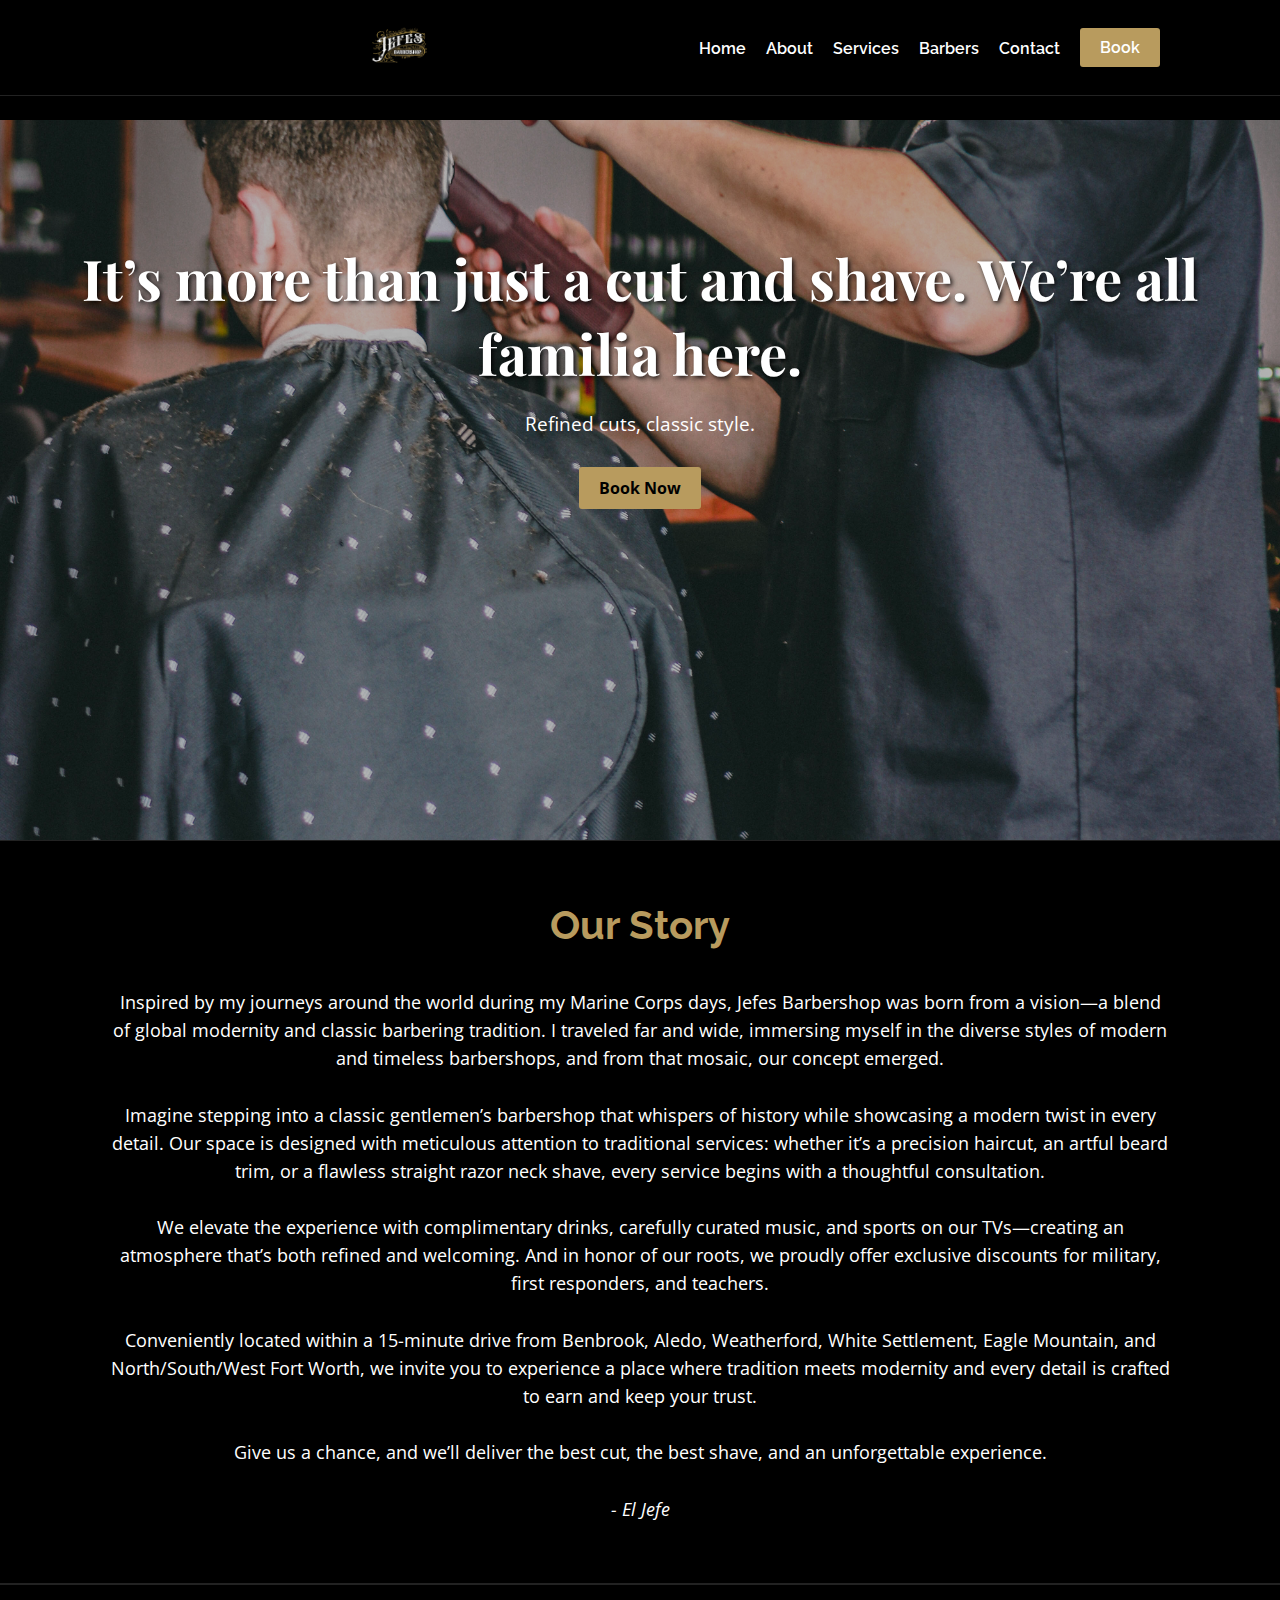
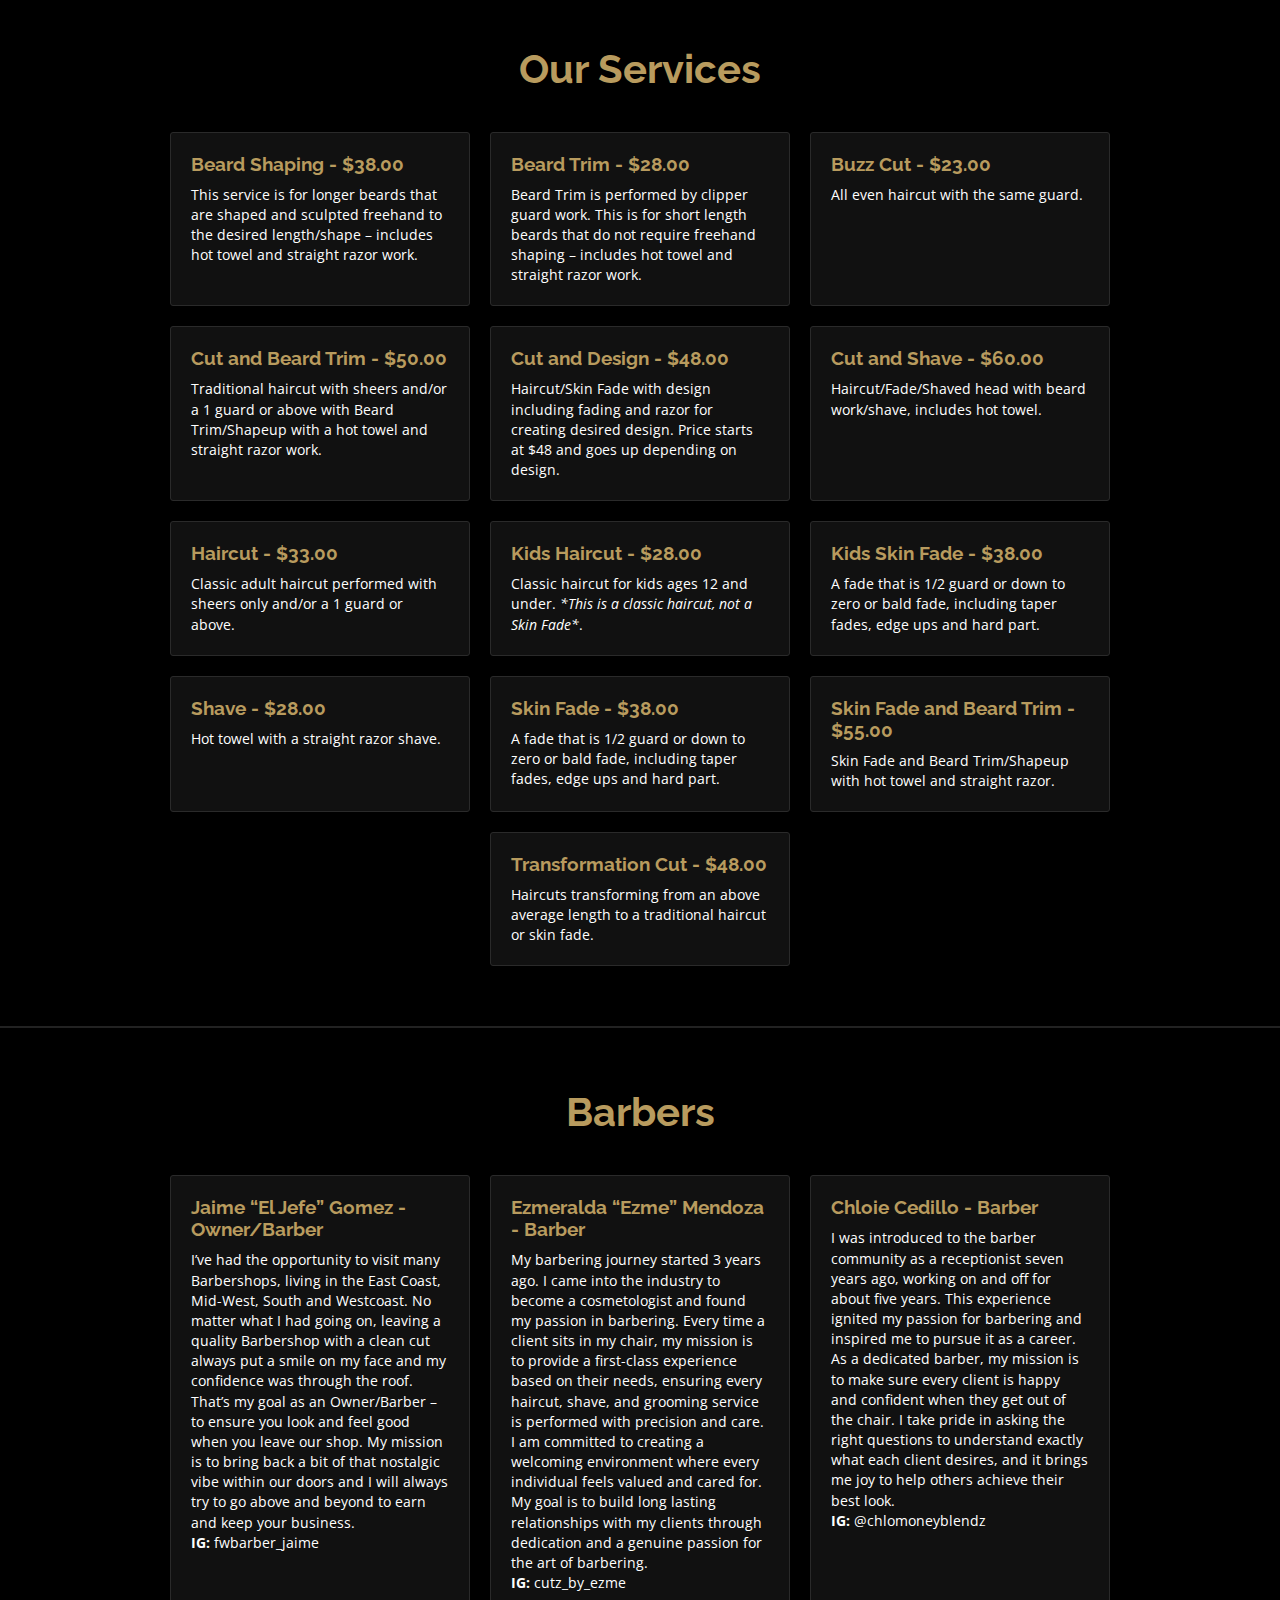
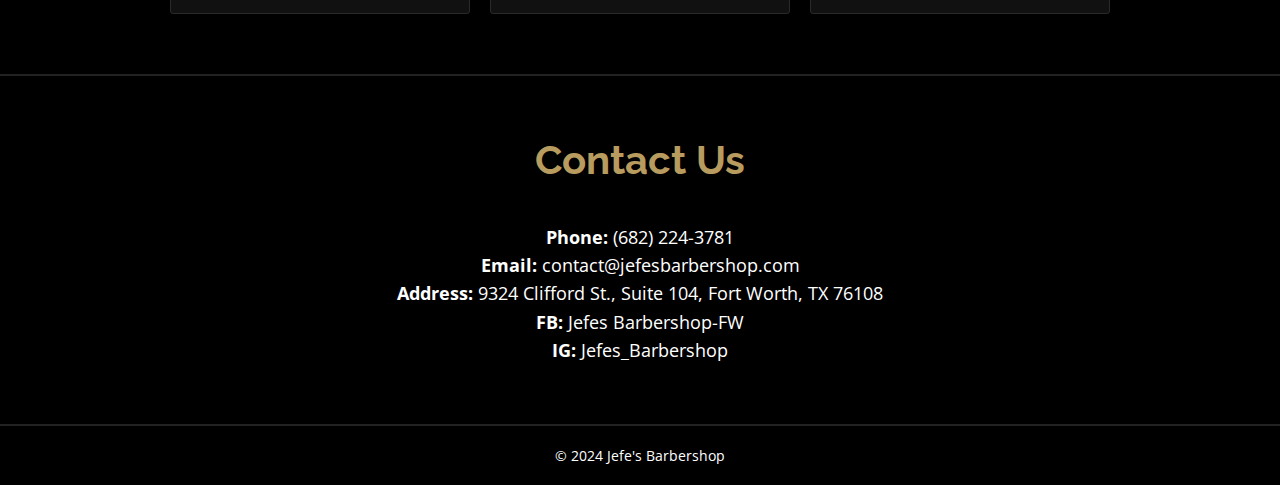
<file: index.html>
<!DOCTYPE html>
<html lang="en">
<head>
  <meta charset="UTF-8">
  <meta name="viewport" content="width=device-width, initial-scale=1">
  <title class="cushycms" data-cms-field="page_title">Jefe's Barbershop</title>
  <link rel="stylesheet" href="jefe.css">
  <link href="https://fonts.googleapis.com/css2?family=Open+Sans:wght@300;400;600;700&family=Raleway:wght@300;400;600;700&display=swap" rel="stylesheet">
  <link href="https://fonts.googleapis.com/css2?family=Open+Sans:wght@300;400;600;700&family=Raleway:wght@300;400;600;700&family=Playfair+Display:wght@400;700&display=swap" rel="stylesheet">
</head>
<body>
  <!-- Header -->
  <header>
    <div class="container">
      <div class="logo">
        <img src="logo.png" alt="Jefe's Barbershop Logo" class="cushycms" data-cms-field="logo_alt">
      </div>
      <nav>
        <ul class="nav-list">
          <li><a href="#home" class="cushycms" data-cms-field="nav_home">Home</a></li>
          <li><a href="#about" class="cushycms" data-cms-field="nav_about">About</a></li>
          <li><a href="#services" class="cushycms" data-cms-field="nav_services">Services</a></li>
          <li><a href="#barbers" class="cushycms" data-cms-field="nav_barbers">Barbers</a></li>
          <li><a href="#contact" class="cushycms" data-cms-field="nav_contact">Contact</a></li>
          <li class="book-appointment"><a href="https://book.squareup.com/appointments/0gfprflar7583d/location/LMFXTKHBAA1AZ/services" class="cushycms" data-cms-field="nav_book">Book</a></li>
        </ul>
      </nav>
    </div>
  </header>

  <!-- Hero Section -->
  <section id="home" class="hero">
    <div class="hero-content">
      <h1 class="cushycms" data-cms-field="hero_heading">It’s more than just a cut and shave. We’re all familia here.</h1>
      <p class="cushycms" data-cms-field="hero_subheading">Refined cuts, classic style.</p>
      <a href="https://book.squareup.com/appointments/0gfprflar7583d/location/LMFXTKHBAA1AZ/services" class="btn cushycms" data-cms-field="hero_btn_text">Book Now</a>
    </div>
  </section>

  <!-- About Section -->
  <section id="about" class="about">
  <div class="container">
    <h2 class="cushycms" data-cms-field="about_heading">Our Story</h2>
    <p class="cushycms" data-cms-field="about_text">
      Inspired by my journeys around the world during my Marine Corps days, Jefes Barbershop was born from a vision—a blend of global modernity and classic barbering tradition. I traveled far and wide, immersing myself in the diverse styles of modern and timeless barbershops, and from that mosaic, our concept emerged.
      <br><br>
      Imagine stepping into a classic gentlemen’s barbershop that whispers of history while showcasing a modern twist in every detail. Our space is designed with meticulous attention to traditional services: whether it’s a precision haircut, an artful beard trim, or a flawless straight razor neck shave, every service begins with a thoughtful consultation.
      <br><br>
      We elevate the experience with complimentary drinks, carefully curated music, and sports on our TVs—creating an atmosphere that’s both refined and welcoming. And in honor of our roots, we proudly offer exclusive discounts for military, first responders, and teachers.
      <br><br>
      Conveniently located within a 15-minute drive from Benbrook, Aledo, Weatherford, White Settlement, Eagle Mountain, and North/South/West Fort Worth, we invite you to experience a place where tradition meets modernity and every detail is crafted to earn and keep your trust.
      <br><br>
      Give us a chance, and we’ll deliver the best cut, the best shave, and an unforgettable experience.
      <br><br>
      <span style="font-style: italic;" class="cushycms" data-cms-field="about_author">- El Jefe</span>
    </p>
  </div>
</section>


  <!-- Services Section -->
  <section id="services" class="services">
    <div class="container">
      <h2 class="cushycms" data-cms-field="services_heading">Our Services</h2>
      <div class="service-list">
        <!-- Service 1: Beard Shaping -->
        <div class="service-item">
          <h3 class="cushycms" data-cms-field="service1_title">
            Beard Shaping - <span data-cms-field="service1_price">$38.00</span>
          </h3>
          <p class="cushycms" data-cms-field="service1_description">
            This service is for longer beards that are shaped and sculpted freehand to the desired length/shape – includes hot towel and straight razor work.
          </p>
        </div>
        <!-- Service 2: Beard Trim -->
        <div class="service-item">
          <h3 class="cushycms" data-cms-field="service2_title">
            Beard Trim - <span data-cms-field="service2_price">$28.00</span>
          </h3>
          <p class="cushycms" data-cms-field="service2_description">
            Beard Trim is performed by clipper guard work. This is for short length beards that do not require freehand shaping – includes hot towel and straight razor work.
          </p>
        </div>
        <!-- Service 3: Buzz Cut -->
        <div class="service-item">
          <h3 class="cushycms" data-cms-field="service3_title">
            Buzz Cut - <span data-cms-field="service3_price">$23.00</span>
          </h3>
          <p class="cushycms" data-cms-field="service3_description">
            All even haircut with the same guard.
          </p>
        </div>
        <!-- Service 4: Cut and Beard Trim -->
        <div class="service-item">
          <h3 class="cushycms" data-cms-field="service4_title">
            Cut and Beard Trim - <span data-cms-field="service4_price">$50.00</span>
          </h3>
          <p class="cushycms" data-cms-field="service4_description">
            Traditional haircut with sheers and/or a 1 guard or above with Beard Trim/Shapeup with a hot towel and straight razor work.
          </p>
        </div>
        <!-- Service 5: Cut and Design -->
        <div class="service-item">
          <h3 class="cushycms" data-cms-field="service5_title">
            Cut and Design - <span data-cms-field="service5_price">$48.00</span>
          </h3>
          <p class="cushycms" data-cms-field="service5_description">
            Haircut/Skin Fade with design including fading and razor for creating desired design. Price starts at $48 and goes up depending on design.
          </p>
        </div>
        <!-- Service 6: Cut and Shave -->
        <div class="service-item">
          <h3 class="cushycms" data-cms-field="service6_title">
            Cut and Shave - <span data-cms-field="service6_price">$60.00</span>
          </h3>
          <p class="cushycms" data-cms-field="service6_description">
            Haircut/Fade/Shaved head with beard work/shave, includes hot towel.
          </p>
        </div>
        <!-- Service 7: Haircut -->
        <div class="service-item">
          <h3 class="cushycms" data-cms-field="service7_title">
            Haircut - <span data-cms-field="service7_price">$33.00</span>
          </h3>
          <p class="cushycms" data-cms-field="service7_description">
            Classic adult haircut performed with sheers only and/or a 1 guard or above.
          </p>
        </div>
        <!-- Service 8: Kids Haircut -->
        <div class="service-item">
          <h3 class="cushycms" data-cms-field="service8_title">
            Kids Haircut - <span data-cms-field="service8_price">$28.00</span>
          </h3>
          <p class="cushycms" data-cms-field="service8_description">
            Classic haircut for kids ages 12 and under. <em class="cushycms" data-cms-field="service8_note">*This is a classic haircut, not a Skin Fade*</em>.
          </p>
        </div>
        <!-- Service 9: Kids Skin Fade -->
        <div class="service-item">
          <h3 class="cushycms" data-cms-field="service9_title">
            Kids Skin Fade - <span data-cms-field="service9_price">$38.00</span>
          </h3>
          <p class="cushycms" data-cms-field="service9_description">
            A fade that is 1/2 guard or down to zero or bald fade, including taper fades, edge ups and hard part.
          </p>
        </div>
        <!-- Service 10: Shave -->
        <div class="service-item">
          <h3 class="cushycms" data-cms-field="service10_title">
            Shave - <span data-cms-field="service10_price">$28.00</span>
          </h3>
          <p class="cushycms" data-cms-field="service10_description">
            Hot towel with a straight razor shave.
          </p>
        </div>
        <!-- Service 11: Skin Fade -->
        <div class="service-item">
          <h3 class="cushycms" data-cms-field="service11_title">
            Skin Fade - <span data-cms-field="service11_price">$38.00</span>
          </h3>
          <p class="cushycms" data-cms-field="service11_description">
            A fade that is 1/2 guard or down to zero or bald fade, including taper fades, edge ups and hard part.
          </p>
        </div>
        <!-- Service 12: Skin Fade and Beard Trim -->
        <div class="service-item">
          <h3 class="cushycms" data-cms-field="service12_title">
            Skin Fade and Beard Trim - <span data-cms-field="service12_price">$55.00</span>
          </h3>
          <p class="cushycms" data-cms-field="service12_description">
            Skin Fade and Beard Trim/Shapeup with hot towel and straight razor.
          </p>
        </div>
        <!-- Service 13: Transformation Cut -->
        <div class="service-item">
          <h3 class="cushycms" data-cms-field="service13_title">
            Transformation Cut - <span data-cms-field="service13_price">$48.00</span>
          </h3>
          <p class="cushycms" data-cms-field="service13_description">
            Haircuts transforming from an above average length to a traditional haircut or skin fade.
          </p>
        </div>
      </div>
    </div>
  </section>

  <!-- Barbers Section -->
  <section id="barbers" class="barbers">
    <div class="container">
      <h2 class="cushycms" data-cms-field="barbers_heading">Barbers</h2>
      <div class="barber-list">
        <!-- Barber 1 -->
        <div class="barber-item">
          <h3 class="cushycms" data-cms-field="barber1_name">Jaime “El Jefe” Gomez - Owner/Barber</h3>
          <p class="cushycms" data-cms-field="barber1_description">
            I’ve had the opportunity to visit many Barbershops, living in the East Coast, Mid-West, South and Westcoast. No matter what I had going on, leaving a quality Barbershop with a clean cut always put a smile on my face and my confidence was through the roof. That’s my goal as an Owner/Barber – to ensure you look and feel good when you leave our shop. My mission is to bring back a bit of that nostalgic vibe within our doors and I will always try to go above and beyond to earn and keep your business.
          </p>
          <p class="cushycms" data-cms-field="barber1_ig"><strong>IG:</strong> fwbarber_jaime</p>
        </div>
        <!-- Barber 2 -->
        <div class="barber-item">
          <h3 class="cushycms" data-cms-field="barber2_name">Ezmeralda “Ezme” Mendoza - Barber</h3>
          <p class="cushycms" data-cms-field="barber2_description">
            My barbering journey started 3 years ago. I came into the industry to become a cosmetologist and found my passion in barbering. Every time a client sits in my chair, my mission is to provide a first-class experience based on their needs, ensuring every haircut, shave, and grooming service is performed with precision and care. I am committed to creating a welcoming environment where every individual feels valued and cared for. My goal is to build long lasting relationships with my clients through dedication and a genuine passion for the art of barbering.
          </p>
          <p class="cushycms" data-cms-field="barber2_ig"><strong>IG:</strong> cutz_by_ezme</p>
        </div>
        <!-- Barber 3 -->
        <div class="barber-item">
          <h3 class="cushycms" data-cms-field="barber3_name">Chloie Cedillo - Barber</h3>
          <p class="cushycms" data-cms-field="barber3_description">
            I was introduced to the barber community as a receptionist seven years ago, working on and off for about five years. This experience ignited my passion for barbering and inspired me to pursue it as a career. As a dedicated barber, my mission is to make sure every client is happy and confident when they get out of the chair. I take pride in asking the right questions to understand exactly what each client desires, and it brings me joy to help others achieve their best look.
          </p>
          <p class="cushycms" data-cms-field="barber3_ig"><strong>IG:</strong> @chlomoneyblendz</p>
        </div>
      </div>
    </div>
  </section>

  <!-- Contact Section -->
  <section id="contact" class="contact">
  <div class="container">
    <h2 class="cushycms" data-cms-field="contact_heading">Contact Us</h2>
    <p class="cushycms" data-cms-field="contact_phone"><strong>Phone:</strong> (682) 224-3781</p>
    <p class="cushycms" data-cms-field="contact_email"><strong>Email:</strong> <a href="mailto:contact@jefesbarbershop.com" style="color: inherit; text-decoration: none;">contact@jefesbarbershop.com</a></p>
    <p class="cushycms" data-cms-field="contact_address">
      <strong>Address:</strong> 
      <a href="https://www.google.com/maps/search/?api=1&query=9324+Clifford+St.+Suite+104,+Fort+Worth,+TX+76108" target="_blank" style="color: inherit; text-decoration: none;">
        9324 Clifford St., Suite 104, Fort Worth, TX 76108
      </a>
    </p>
    <div class="social-media">
      <p class="cushycms" data-cms-field="contact_fb">
        <strong>FB:</strong> <a href="https://www.facebook.com/JefesBarbershop-FW" target="_blank" style="color: inherit; text-decoration: none;">Jefes Barbershop-FW</a>
      </p>
      <p class="cushycms" data-cms-field="contact_ig">
        <strong>IG:</strong> <a href="https://www.instagram.com/Jefes_Barbershop" target="_blank" style="color: inherit; text-decoration: none;">Jefes_Barbershop</a>
      </p>
    </div>
  </div>
</section>


  <!-- Footer -->
  <footer>
    <div class="container">
      <p class="cushycms" data-cms-field="footer_text">&copy; 2024 Jefe's Barbershop</p>
    </div>
  </footer>
</body>
</html>
</file>
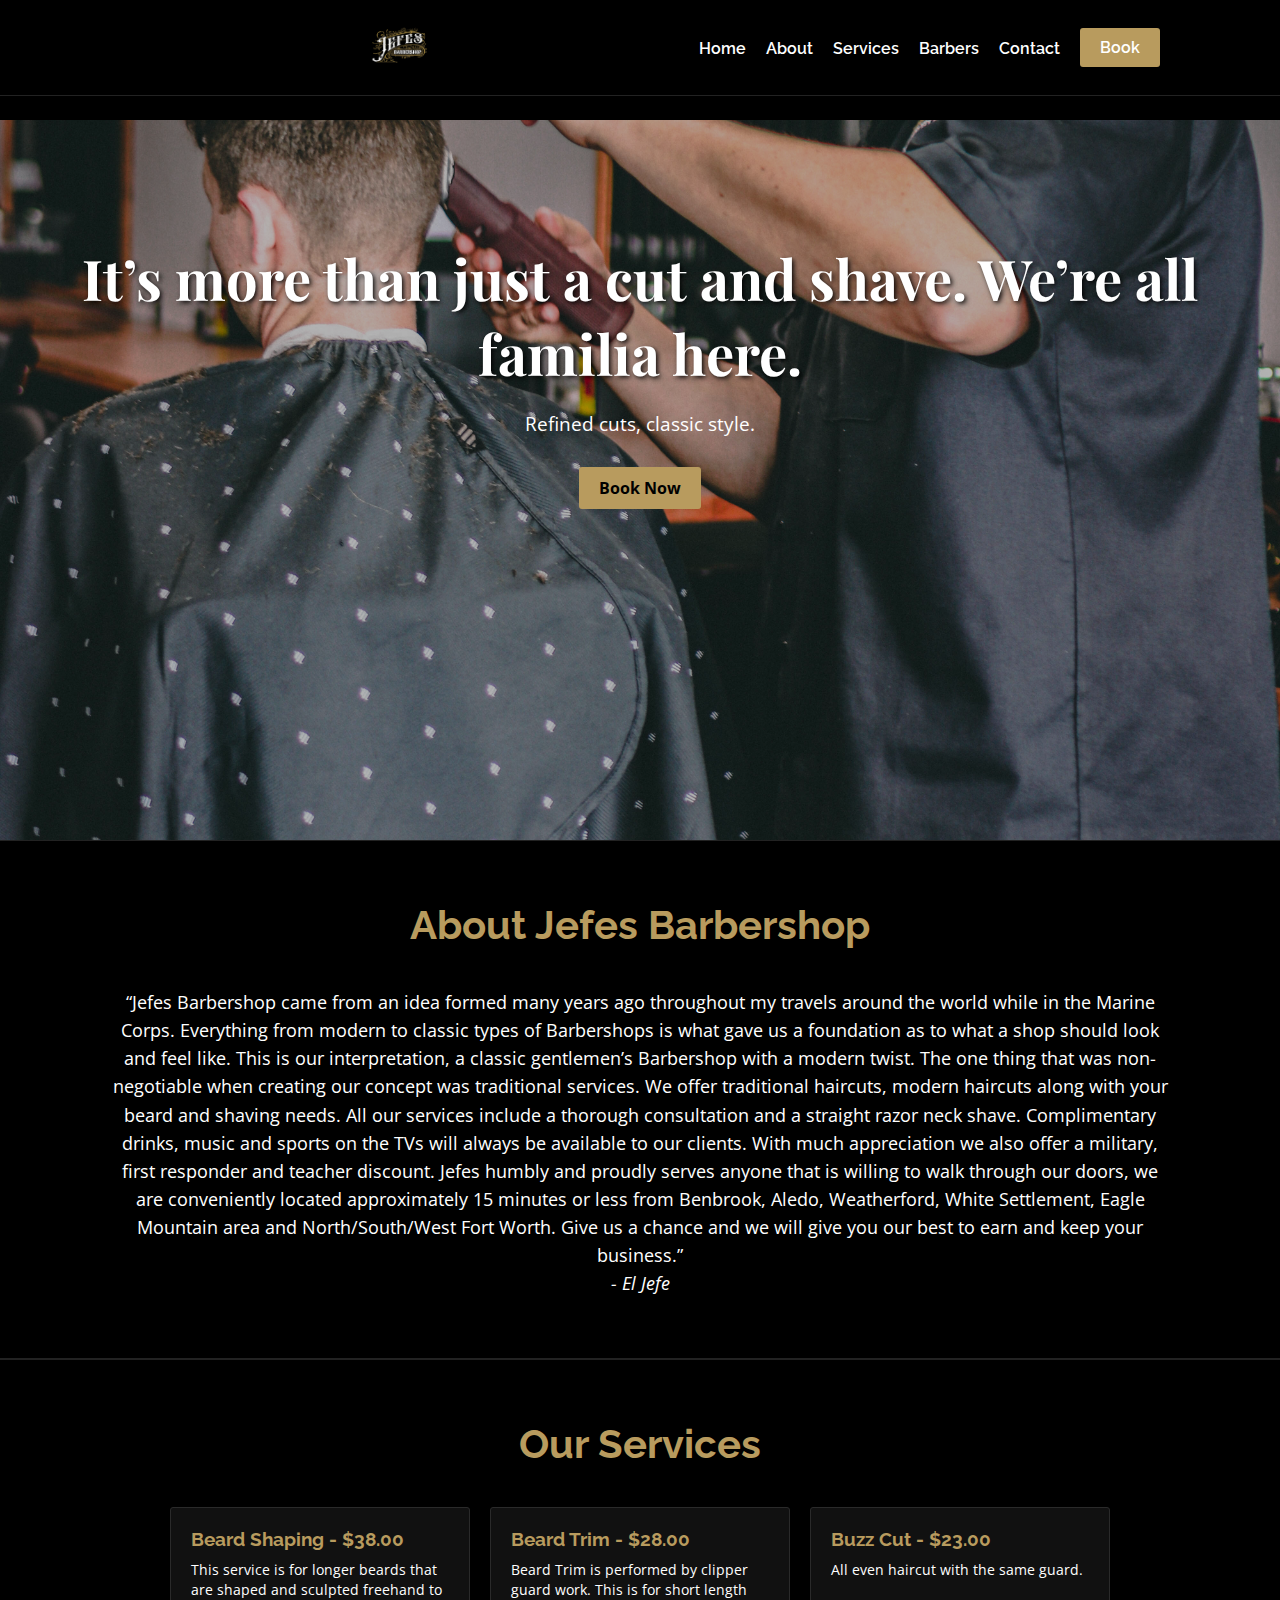
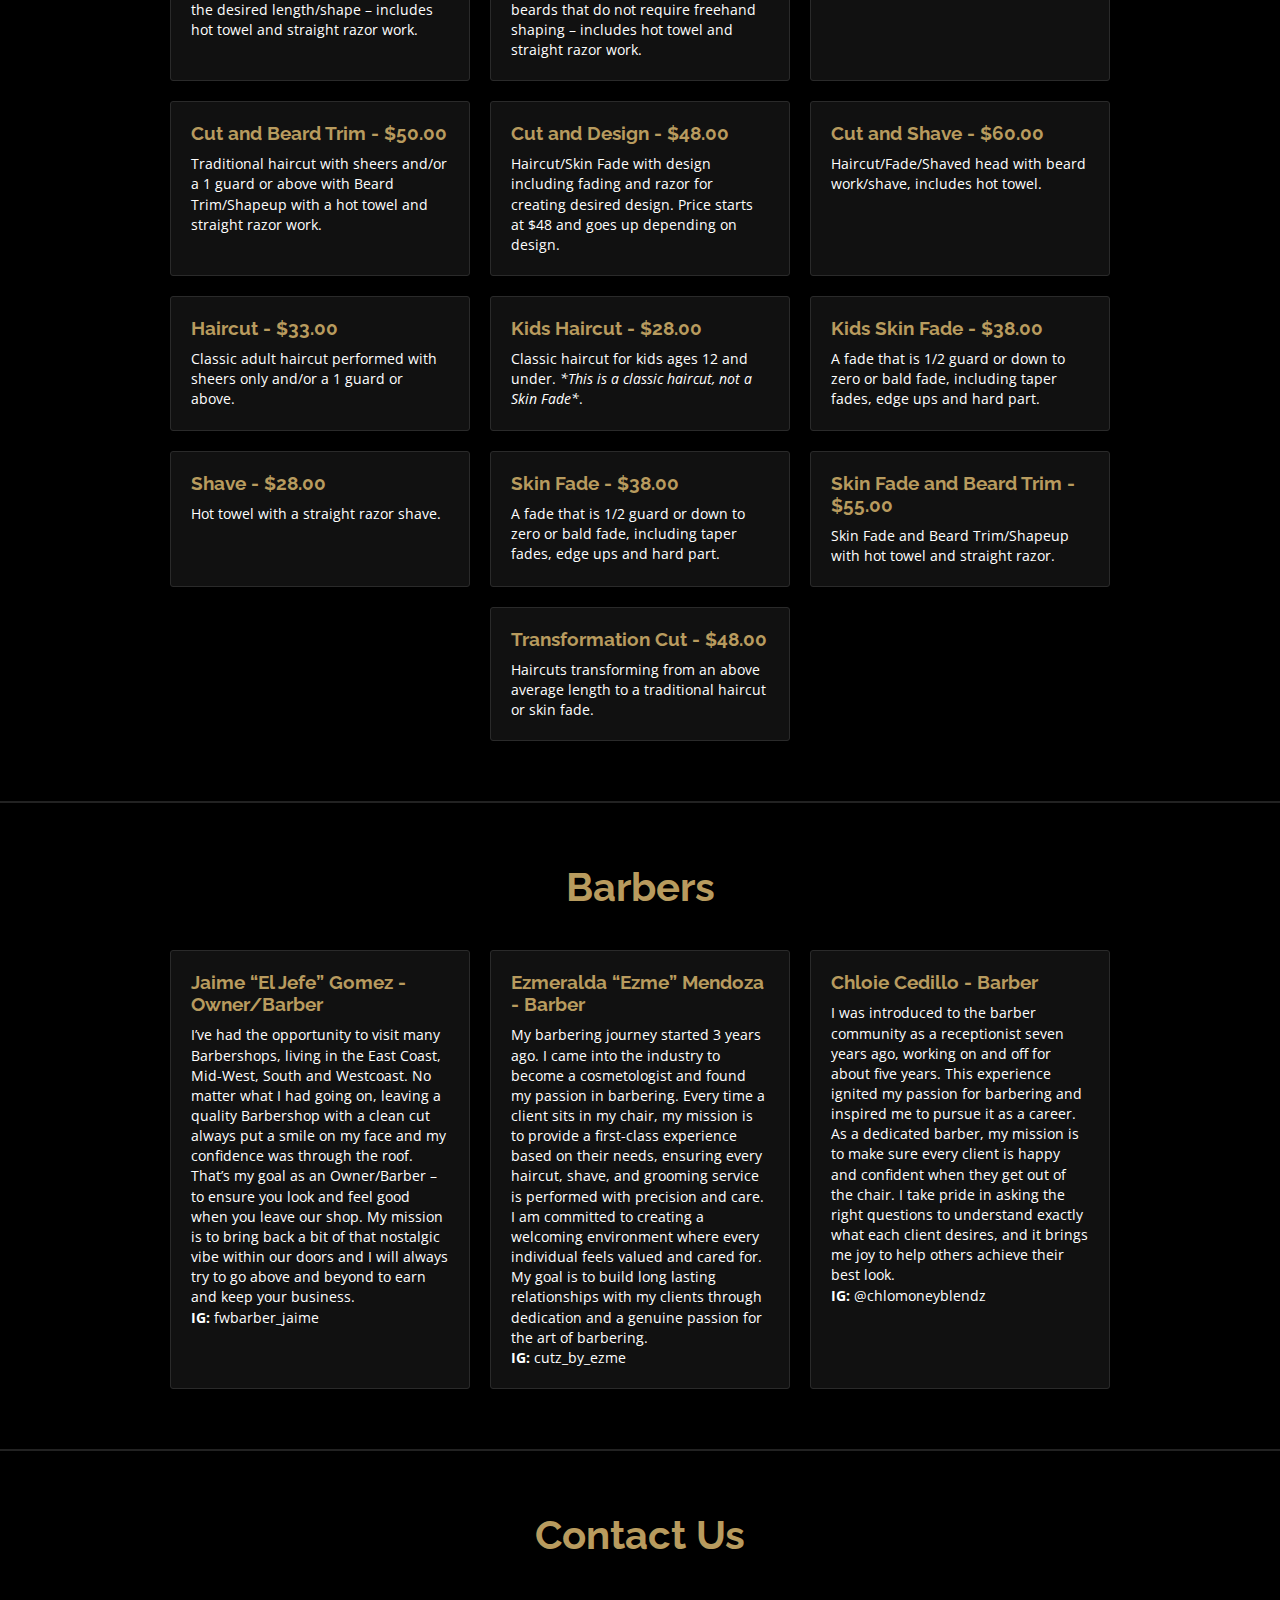
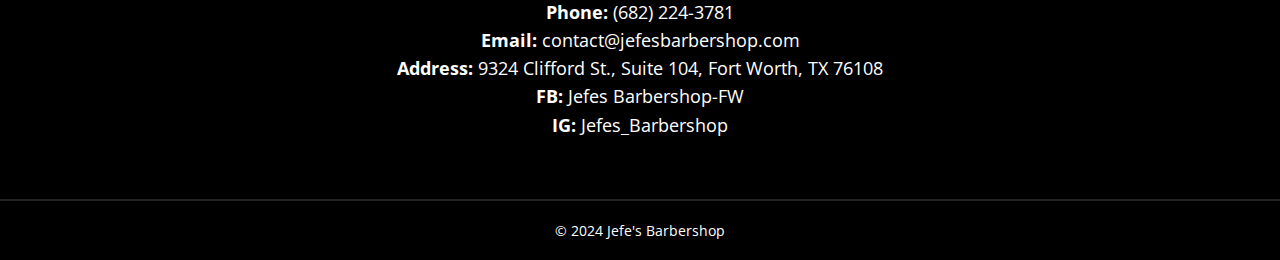
<file: jefe.html>
<!DOCTYPE html>
<html lang="en">
<head>
  <meta charset="UTF-8">
  <meta name="viewport" content="width=device-width, initial-scale=1">
  <title class="cushycms" data-cms-field="page_title">Jefe's Barbershop</title>
  <link rel="stylesheet" href="jefe.css">
  <link href="https://fonts.googleapis.com/css2?family=Open+Sans:wght@300;400;600;700&family=Raleway:wght@300;400;600;700&display=swap" rel="stylesheet">
</head>
<body>
  <!-- Header -->
  <header>
    <div class="container">
      <div class="logo">
        <img src="logo.png" alt="Jefe's Barbershop Logo" class="cushycms" data-cms-field="logo_alt">
      </div>
      <nav>
        <ul class="nav-list">
          <li><a href="#home" class="cushycms" data-cms-field="nav_home">Home</a></li>
          <li><a href="#about" class="cushycms" data-cms-field="nav_about">About</a></li>
          <li><a href="#services" class="cushycms" data-cms-field="nav_services">Services</a></li>
          <li><a href="#barbers" class="cushycms" data-cms-field="nav_barbers">Barbers</a></li>
          <li><a href="#contact" class="cushycms" data-cms-field="nav_contact">Contact</a></li>
          <li class="book-appointment"><a href="#booking" class="cushycms" data-cms-field="nav_book">Book</a></li>
        </ul>
      </nav>
    </div>
  </header>

  <!-- Hero Section -->
  <section id="home" class="hero">
    <div class="hero-content">
      <h1 class="cushycms" data-cms-field="hero_heading">It’s more than just a cut and shave. We’re all familia here.</h1>
      <p class="cushycms" data-cms-field="hero_subheading">Refined cuts, classic style.</p>
      <a href="https://book.squareup.com/appointments/0gfprflar7583d/location/LMFXTKHBAA1AZ/services" class="btn cushycms" data-cms-field="hero_btn_text">Book Now</a>
    </div>
  </section>

  <!-- About Section -->
  <section id="about" class="about">
    <div class="container">
      <h2 class="cushycms" data-cms-field="about_heading">About Jefes Barbershop</h2>
      <p class="cushycms" data-cms-field="about_text">
        “Jefes Barbershop came from an idea formed many years ago throughout my travels around the world while in the Marine Corps. Everything from modern to classic types of Barbershops is what gave us a foundation as to what a shop should look and feel like. This is our interpretation, a classic gentlemen’s Barbershop with a modern twist. The one thing that was non-negotiable when creating our concept was traditional services. We offer traditional haircuts, modern haircuts along with your beard and shaving needs. All our services include a thorough consultation and a straight razor neck shave. Complimentary drinks, music and sports on the TVs will always be available to our clients. With much appreciation we also offer a military, first responder and teacher discount. Jefes humbly and proudly serves anyone that is willing to walk through our doors, we are conveniently located approximately 15 minutes or less from Benbrook, Aledo, Weatherford, White Settlement, Eagle Mountain area and North/South/West Fort Worth. Give us a chance and we will give you our best to earn and keep your business.”
        <br><span class="cushycms" data-cms-field="about_author" style="font-style: italic;">- El Jefe</span>
      </p>
    </div>
  </section>

  <!-- Services Section -->
  <section id="services" class="services">
    <div class="container">
      <h2 class="cushycms" data-cms-field="services_heading">Our Services</h2>
      <div class="service-list">
        <!-- Service 1: Beard Shaping -->
        <div class="service-item">
          <h3 class="cushycms" data-cms-field="service1_title">
            Beard Shaping - <span data-cms-field="service1_price">$38.00</span>
          </h3>
          <p class="cushycms" data-cms-field="service1_description">
            This service is for longer beards that are shaped and sculpted freehand to the desired length/shape – includes hot towel and straight razor work.
          </p>
        </div>
        <!-- Service 2: Beard Trim -->
        <div class="service-item">
          <h3 class="cushycms" data-cms-field="service2_title">
            Beard Trim - <span data-cms-field="service2_price">$28.00</span>
          </h3>
          <p class="cushycms" data-cms-field="service2_description">
            Beard Trim is performed by clipper guard work. This is for short length beards that do not require freehand shaping – includes hot towel and straight razor work.
          </p>
        </div>
        <!-- Service 3: Buzz Cut -->
        <div class="service-item">
          <h3 class="cushycms" data-cms-field="service3_title">
            Buzz Cut - <span data-cms-field="service3_price">$23.00</span>
          </h3>
          <p class="cushycms" data-cms-field="service3_description">
            All even haircut with the same guard.
          </p>
        </div>
        <!-- Service 4: Cut and Beard Trim -->
        <div class="service-item">
          <h3 class="cushycms" data-cms-field="service4_title">
            Cut and Beard Trim - <span data-cms-field="service4_price">$50.00</span>
          </h3>
          <p class="cushycms" data-cms-field="service4_description">
            Traditional haircut with sheers and/or a 1 guard or above with Beard Trim/Shapeup with a hot towel and straight razor work.
          </p>
        </div>
        <!-- Service 5: Cut and Design -->
        <div class="service-item">
          <h3 class="cushycms" data-cms-field="service5_title">
            Cut and Design - <span data-cms-field="service5_price">$48.00</span>
          </h3>
          <p class="cushycms" data-cms-field="service5_description">
            Haircut/Skin Fade with design including fading and razor for creating desired design. Price starts at $48 and goes up depending on design.
          </p>
        </div>
        <!-- Service 6: Cut and Shave -->
        <div class="service-item">
          <h3 class="cushycms" data-cms-field="service6_title">
            Cut and Shave - <span data-cms-field="service6_price">$60.00</span>
          </h3>
          <p class="cushycms" data-cms-field="service6_description">
            Haircut/Fade/Shaved head with beard work/shave, includes hot towel.
          </p>
        </div>
        <!-- Service 7: Haircut -->
        <div class="service-item">
          <h3 class="cushycms" data-cms-field="service7_title">
            Haircut - <span data-cms-field="service7_price">$33.00</span>
          </h3>
          <p class="cushycms" data-cms-field="service7_description">
            Classic adult haircut performed with sheers only and/or a 1 guard or above.
          </p>
        </div>
        <!-- Service 8: Kids Haircut -->
        <div class="service-item">
          <h3 class="cushycms" data-cms-field="service8_title">
            Kids Haircut - <span data-cms-field="service8_price">$28.00</span>
          </h3>
          <p class="cushycms" data-cms-field="service8_description">
            Classic haircut for kids ages 12 and under. <em class="cushycms" data-cms-field="service8_note">*This is a classic haircut, not a Skin Fade*</em>.
          </p>
        </div>
        <!-- Service 9: Kids Skin Fade -->
        <div class="service-item">
          <h3 class="cushycms" data-cms-field="service9_title">
            Kids Skin Fade - <span data-cms-field="service9_price">$38.00</span>
          </h3>
          <p class="cushycms" data-cms-field="service9_description">
            A fade that is 1/2 guard or down to zero or bald fade, including taper fades, edge ups and hard part.
          </p>
        </div>
        <!-- Service 10: Shave -->
        <div class="service-item">
          <h3 class="cushycms" data-cms-field="service10_title">
            Shave - <span data-cms-field="service10_price">$28.00</span>
          </h3>
          <p class="cushycms" data-cms-field="service10_description">
            Hot towel with a straight razor shave.
          </p>
        </div>
        <!-- Service 11: Skin Fade -->
        <div class="service-item">
          <h3 class="cushycms" data-cms-field="service11_title">
            Skin Fade - <span data-cms-field="service11_price">$38.00</span>
          </h3>
          <p class="cushycms" data-cms-field="service11_description">
            A fade that is 1/2 guard or down to zero or bald fade, including taper fades, edge ups and hard part.
          </p>
        </div>
        <!-- Service 12: Skin Fade and Beard Trim -->
        <div class="service-item">
          <h3 class="cushycms" data-cms-field="service12_title">
            Skin Fade and Beard Trim - <span data-cms-field="service12_price">$55.00</span>
          </h3>
          <p class="cushycms" data-cms-field="service12_description">
            Skin Fade and Beard Trim/Shapeup with hot towel and straight razor.
          </p>
        </div>
        <!-- Service 13: Transformation Cut -->
        <div class="service-item">
          <h3 class="cushycms" data-cms-field="service13_title">
            Transformation Cut - <span data-cms-field="service13_price">$48.00</span>
          </h3>
          <p class="cushycms" data-cms-field="service13_description">
            Haircuts transforming from an above average length to a traditional haircut or skin fade.
          </p>
        </div>
      </div>
    </div>
  </section>

  <!-- Barbers Section -->
  <section id="barbers" class="barbers">
    <div class="container">
      <h2 class="cushycms" data-cms-field="barbers_heading">Barbers</h2>
      <div class="barber-list">
        <!-- Barber 1 -->
        <div class="barber-item">
          <h3 class="cushycms" data-cms-field="barber1_name">Jaime “El Jefe” Gomez - Owner/Barber</h3>
          <p class="cushycms" data-cms-field="barber1_description">
            I’ve had the opportunity to visit many Barbershops, living in the East Coast, Mid-West, South and Westcoast. No matter what I had going on, leaving a quality Barbershop with a clean cut always put a smile on my face and my confidence was through the roof. That’s my goal as an Owner/Barber – to ensure you look and feel good when you leave our shop. My mission is to bring back a bit of that nostalgic vibe within our doors and I will always try to go above and beyond to earn and keep your business.
          </p>
          <p class="cushycms" data-cms-field="barber1_ig"><strong>IG:</strong> fwbarber_jaime</p>
        </div>
        <!-- Barber 2 -->
        <div class="barber-item">
          <h3 class="cushycms" data-cms-field="barber2_name">Ezmeralda “Ezme” Mendoza - Barber</h3>
          <p class="cushycms" data-cms-field="barber2_description">
            My barbering journey started 3 years ago. I came into the industry to become a cosmetologist and found my passion in barbering. Every time a client sits in my chair, my mission is to provide a first-class experience based on their needs, ensuring every haircut, shave, and grooming service is performed with precision and care. I am committed to creating a welcoming environment where every individual feels valued and cared for. My goal is to build long lasting relationships with my clients through dedication and a genuine passion for the art of barbering.
          </p>
          <p class="cushycms" data-cms-field="barber2_ig"><strong>IG:</strong> cutz_by_ezme</p>
        </div>
        <!-- Barber 3 -->
        <div class="barber-item">
          <h3 class="cushycms" data-cms-field="barber3_name">Chloie Cedillo - Barber</h3>
          <p class="cushycms" data-cms-field="barber3_description">
            I was introduced to the barber community as a receptionist seven years ago, working on and off for about five years. This experience ignited my passion for barbering and inspired me to pursue it as a career. As a dedicated barber, my mission is to make sure every client is happy and confident when they get out of the chair. I take pride in asking the right questions to understand exactly what each client desires, and it brings me joy to help others achieve their best look.
          </p>
          <p class="cushycms" data-cms-field="barber3_ig"><strong>IG:</strong> @chlomoneyblendz</p>
        </div>
      </div>
    </div>
  </section>

  <!-- Contact Section -->
  <section id="contact" class="contact">
    <div class="container">
      <h2 class="cushycms" data-cms-field="contact_heading">Contact Us</h2>
      <p class="cushycms" data-cms-field="contact_phone"><strong>Phone:</strong> (682) 224-3781</p>
      <p class="cushycms" data-cms-field="contact_email"><strong>Email:</strong> contact@jefesbarbershop.com</p>
      <p class="cushycms" data-cms-field="contact_address"><strong>Address:</strong> 9324 Clifford St., Suite 104, Fort Worth, TX 76108</p>
      <div class="social-media">
        <p class="cushycms" data-cms-field="contact_fb"><strong>FB:</strong> Jefes Barbershop-FW</p>
        <p class="cushycms" data-cms-field="contact_ig"><strong>IG:</strong> Jefes_Barbershop</p>
      </div>
    </div>
  </section>

  <!-- Footer -->
  <footer>
    <div class="container">
      <p class="cushycms" data-cms-field="footer_text">&copy; 2024 Jefe's Barbershop</p>
    </div>
  </footer>
</body>
</html>
</file>
<file: jefe.css>
@import url('https://fonts.googleapis.com/css2?family=Open+Sans:wght@300;400;600;700&family=Raleway:wght@300;400;600;700&family=Playfair+Display:wght@400;700&display=swap');

/* Color Variables for branding */
:root {
  --black: #000000;
  --white: #ffffff;
  --gold:  #b89b5e;
}

/* Base styles and resets */
html {
  scroll-behavior: smooth;
}
* {
  box-sizing: border-box;
  margin: 0;
  padding: 0;
}
body {
  font-family: 'Open Sans', sans-serif;
  background-color: var(--black);
  color: var(--white);
  padding-top: 120px; /* space for fixed header */
}
.container {
  max-width: 1100px;
  margin: 0 auto;
  padding: 0 20px;
}

/* Header & Navigation (Desktop default) */
header {
  position: fixed;
  top: 0;
  left: 0;
  width: 100%;
  background: var(--black);
  padding: 15px 0;
  border-bottom: 1px solid #222;
  z-index: 9999;
}
header .container {
  display: flex;
  justify-content: space-between;
  align-items: center;
  flex-wrap: nowrap;  /* no wrapping on desktop */
}
.logo {
  display: flex;
  justify-content: center;
  align-items: center;
  flex: 1;
}
.logo img {
  height: 65px;
  width: auto;
  display: block;
  margin: 0 auto;
}
.nav-wrapper {
  flex: 2;
  display: flex;
  justify-content: flex-end;
  align-items: center;
}
.nav-list {
  list-style: none;
  display: flex;
  gap: 20px;
  flex-wrap: nowrap;           /* no wrap on desktop */
  align-items: center;
  overflow-x: auto;            /* allow horizontal scroll on desktop if needed */
  padding: 5px 10px;
  margin-left: auto;
  margin-right: 0;
}
.nav-list::-webkit-scrollbar {
  display: none;               /* hide scrollbar (for WebKit) */
}
.nav-list li a {
  color: var(--white);
  text-decoration: none;
  font-family: 'Raleway', sans-serif;
  font-weight: 600;
  transition: color 0.3s;
  white-space: nowrap;         /* prevent line-break in link text */
}
.nav-list li a:hover {
  color: var(--gold);
}
.btn,
.book-appointment a {
  display: inline-block;
  padding: 10px 20px;
  background: var(--gold);
  color: var(--black);
  text-decoration: none;
  border-radius: 3px;
  font-weight: bold;
  transition: background 0.3s, color 0.3s;
}
.btn:hover,
.book-appointment a:hover {
  background: var(--white);
  color: var(--black);
}

/* Hero Section - Prevent Navbar Overlap */
.hero {
  position: relative;
  height: 80vh;
  padding-top: 120px;  /* Adjust space based on your navbar height */
}

.hero::before {
  content: "";
  position: absolute;
  top: 0;
  left: 0;
  width: 100%;
  height: 100%;
  background: url('./hero.jpg') no-repeat center center;
  background-size: cover;
  opacity: 0.7;
  z-index: 1;
}

.hero-content {
  position: relative;
  text-align: center;
  z-index: 2;
}

.hero-content h1 {
  font-family: 'Playfair Display', serif;
  font-size: 3.5rem;
  margin-bottom: 20px;
  color: var(--white);
  text-shadow: 2px 2px 5px rgba(0, 0, 0, 0.9);
}

.hero-content p {
  font-size: 1.2rem;
  margin-bottom: 30px;
  color: var(--white);
}

/* Section Styling */
section {
  padding: 80px 0;
  text-align: center;
  background-color: var(--black);
  scroll-margin-top: 120px; /* account for fixed header when scrolling to anchors */
}

.about,
.contact,
.services,
.barbers {
  background-color: transparent;
  padding: 60px 0;
  border-top: 1px solid #222;
  border-bottom: 1px solid #222;
}

section h2 {
  font-family: 'Raleway', sans-serif;
  font-size: 2.5rem;
  margin-bottom: 40px;
  color: var(--gold);
}

.about p,
.contact p {
  font-size: 1.1rem;
  line-height: 1.6;
  color: var(--white);
}

/* Services & Barbers list styling */
.service-list,
.barber-list {
  display: flex;
  flex-wrap: wrap;
  justify-content: center;
  gap: 20px;
}

.service-item,
.barber-item {
  background: #111;
  border: 1px solid #2a2a2a;
  border-radius: 3px;
  padding: 20px;
  width: 300px;
  text-align: left;
  color: var(--white);
}

.service-item h3,
.barber-item h3 {
  font-family: 'Raleway', sans-serif;
  margin-bottom: 10px;
  font-size: 1.2rem;
  color: var(--gold);
}

.service-item p,
.barber-item p {
  font-size: 0.9rem;
  line-height: 1.4;
}

/* Footer */
footer {
  background: var(--black);
  padding: 20px 0;
  border-top: 1px solid #222;
  text-align: center;
  font-size: 0.9rem;
  color: var(--white);
}

/* Responsive adjustments for mobile screens (max-width: 768px) */
@media (max-width: 768px) {
  .container {
    padding: 0 10px; /* reduce side padding on smaller screens */
  }

  header .container {
    flex-direction: column;    /* stack logo and nav vertically */
    align-items: center;       /* center-align items horizontally */
  }

  .logo img {
    max-height: 80px;         /* slightly smaller logo on mobile */
  }

  .nav-wrapper {
    justify-content: center;   /* center the nav container */
    margin-top: 10px;          /* space between logo and nav links */
    width: 100%;
    padding: 0 12px;           /* padding on sides */
  }

  .nav-list {
    flex-wrap: wrap;           /* allow nav links to wrap to new lines */
    overflow-x: visible;       /* no horizontal overflow; show all content */
    white-space: normal;       /* allow multi-word links to break if needed */
    justify-content: center;   /* center links on each line */
    width: 100%;
    margin: 0;                 /* reset margins (was pushing nav to right) */
    padding: 8px 12px;         /* padding for breathing room around links */
    gap: 16px;
  }

  .nav-list li a {
    font-size: 1rem;          /* slightly smaller text for nav links on mobile */
  }

  .hero {
    height: 60vh;             /* reduce hero section height on mobile */
    padding-top: 140px;       /* increased padding to ensure photo is fully visible */
  }

  .hero-content h1 {
    font-size: 2.5rem;        /* smaller heading text on mobile */
  }

  .hero-content p {
    font-size: 1rem;
  }

  .service-list,
  .barber-list {
    flex-direction: column;
    align-items: center;
  }
}

/* Extra-small screens (max-width: 480px) */
@media (max-width: 480px) {
  .hero-content h1 {
    font-size: 2rem;
  }

  .hero-content p {
    font-size: 0.9rem;
  }

  .nav-list li a {
    font-size: 0.9rem;        /* further reduce nav link text on very small screens */
  }

  .logo img {
    max-height: 90px;
  }
}
</file>
